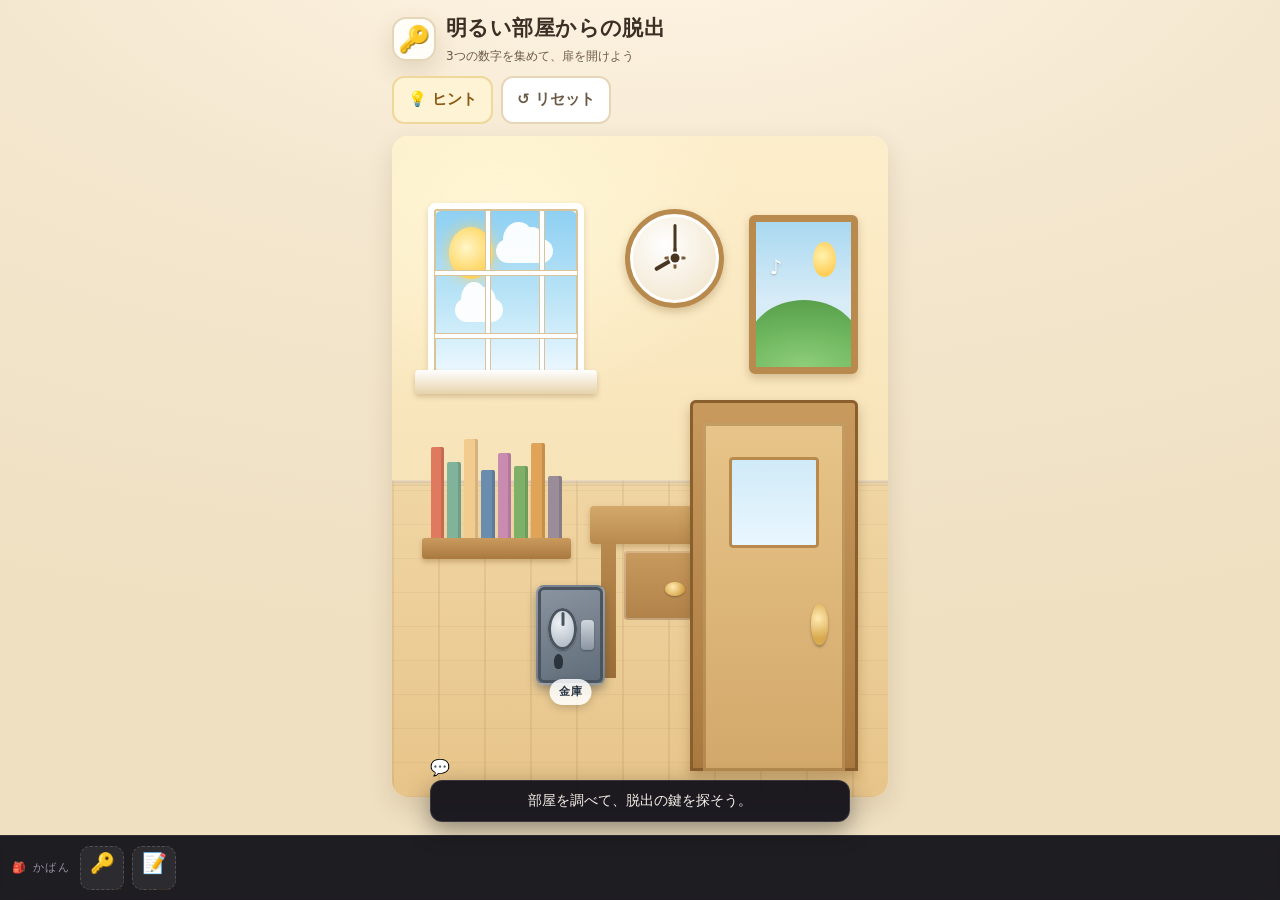
<file: index.html>
<!DOCTYPE html>
<html lang="ja">
<head>
<meta charset="UTF-8">
<meta name="viewport" content="width=device-width, initial-scale=1.0">
<meta name="theme-color" content="#f4e7cf">
<title>明るい部屋からの脱出</title>
<link rel="stylesheet" href="style.css">

<style id="step2b-polish">
  .modal-card,
  #safe-modal .safe-card,
  #hint-list {
    color: #f7f3ea;
  }
  .modal-title,
  .modal-body,
  #safe-title,
  #safe-feedback,
  #hint-list li,
  #message {
    color: #f7f3ea !important;
  }
  .modal-art,
  .safe-art {
    min-height: 82px !important;
    color: #fff !important;
    background: rgba(255,255,255,.10) !important;
    border: 1px solid rgba(255,255,255,.12);
  }
  .modal-help {
    margin: -4px 0 10px;
    font-size: 12px;
    letter-spacing: .04em;
    color: rgba(247,243,234,.75);
    text-align: center;
  }
  .safe {
    left: 57% !important;
    top: 57% !important;
    width: 16% !important;
    height: 18% !important;
    z-index: 6 !important;
  }
  .door { z-index: 3; }
  .desk { z-index: 2; }
  .safe-body {
    overflow: visible;
    border: 2px solid rgba(255,255,255,.12);
  }
  .safe-tag {
    position: absolute;
    left: 50%;
    bottom: -24px;
    transform: translateX(-50%);
    padding: 4px 10px;
    border-radius: 999px;
    font-size: 11px;
    font-weight: 700;
    letter-spacing: .04em;
    color: #243041;
    background: rgba(255,255,255,.85);
    box-shadow: 0 3px 8px rgba(0,0,0,.18);
    white-space: nowrap;
  }
  .hint-head,
  .hint-panel,
  #btn-hint-close {
    color: #f7f3ea;
  }
  #message {
    background: rgba(20,18,28,.96) !important;
  }
</style>


<style id="step2c-cleanup">
  /* 調査モーダルはタイトルと説明文に集中させる */
  #modal .modal-art {
    display: none !important;
  }
  #modal .modal-card {
    padding-top: 26px !important;
  }
  #modal .modal-title {
    margin-top: 0 !important;
  }

  /* 金庫は本棚のそばの床置きにして、扉と重ねない */
  .safe {
    left: 29% !important;
    top: 68% !important;
    width: 14% !important;
    height: 15% !important;
    z-index: 4 !important;
  }

  .safe-tag {
    bottom: -22px !important;
  }

  .door {
    z-index: 3 !important;
  }

  @media (max-width: 520px) {
    .safe {
      left: 27% !important;
      top: 69% !important;
      width: 15% !important;
      height: 14% !important;
    }
  }
</style>


<style id="step2d-shelf-safe">
  /* 赤い本の背表紙に、手掛かりの数字4を実際に表示する */
  .book.b1 {
    position: relative;
  }
  .book.b1::after {
    content: "4";
    position: absolute;
    inset: 0;
    display: grid;
    place-items: center;
    color: #fff7e8;
    font-size: clamp(15px, 4vw, 25px);
    font-weight: 800;
    text-shadow: 0 1px 2px rgba(70,30,20,.35);
  }

  /* 金庫モーダルの意味のない巨大装飾ダイヤルを消す */
  #safe-modal .safe-art {
    display: none !important;
  }

  /* 3桁入力を横並びにする */
  #safe-modal .safe-card {
    display: grid !important;
    grid-template-columns: repeat(3, minmax(0, 1fr));
    gap: 12px !important;
    align-items: start;
  }

  #safe-modal .modal-title,
  #safe-modal .modal-body,
  #safe-modal .safe-feedback,
  #safe-modal .modal-actions {
    grid-column: 1 / -1;
  }

  #safe-modal .modal-title {
    margin: 0 0 4px !important;
  }

  #safe-modal .modal-body {
    margin: 0 0 10px !important;
    line-height: 1.6;
  }

  #safe-modal .dial {
    position: relative !important;
    display: grid !important;
    grid-template-rows: 24px 48px 62px 48px;
    gap: 6px !important;
    justify-items: center;
    align-items: center;
    min-width: 0;
    margin: 0 !important;
    padding: 10px 6px 12px;
    border: 1px solid rgba(255,255,255,.12);
    border-radius: 14px;
    background: rgba(255,255,255,.05);
  }

  #safe-modal .dial::before {
    grid-row: 1;
    font-size: 12px;
    color: rgba(247,243,234,.76);
  }

  #safe-modal #dial::before { content: "1桁目"; }
  #safe-modal #dial1::before { content: "2桁目"; }
  #safe-modal #dial2::before { content: "3桁目"; }

  #safe-modal .dial-btn.up {
    grid-row: 2;
  }

  #safe-modal .dial-num {
    grid-row: 3;
    display: grid !important;
    place-items: center;
    width: 100%;
    min-height: 58px;
    border-radius: 12px;
    font-size: 34px !important;
    font-weight: 800;
    line-height: 1;
    color: #fff7e8 !important;
    background: rgba(255,255,255,.09);
    border: 1px solid rgba(255,255,255,.14);
  }

  #safe-modal .dial-btn.down {
    grid-row: 4;
  }

  #safe-modal .dial-btn {
    position: static !important;
    width: 100% !important;
    max-width: 72px;
    height: 46px !important;
    font-size: 20px !important;
    color: #fff7e8 !important;
    background: rgba(255,255,255,.08) !important;
    border: 1px solid rgba(255,255,255,.18) !important;
  }

  #safe-modal .safe-feedback {
    min-height: 24px;
    margin: 2px 0 0;
    text-align: center;
  }

  @media (max-width: 380px) {
    #safe-modal .safe-card {
      gap: 8px !important;
      padding-left: 12px !important;
      padding-right: 12px !important;
    }
    #safe-modal .dial {
      padding-left: 4px;
      padding-right: 4px;
    }
  }
</style>


<style id="step2e-revised">
  .book.b1::after {
    content: none !important;
    display: none !important;
  }
</style>


<style id="step2e-final">
  .book.b1::after {
    content: none !important;
    display: none !important;
  }

  /* 8:00。分針は12、時針は8を指す */
  .hand.hour {
    transform: translateX(-50%) rotate(240deg) !important;
  }
  .hand.minute {
    transform: translateX(-50%) rotate(0deg) !important;
  }
</style>

</head>
<body>
  <div id="app">
    <header class="topbar">
      <div class="brand">
        <span class="brand-mark">🔑</span>
        <div class="brand-text">
          <h1>明るい部屋からの脱出</h1>
          <p>3つの数字を集めて、扉を開けよう</p>
        </div>
      </div>
      <div class="top-actions">
        <button id="btn-hint" class="btn btn-hint" type="button">💡 ヒント</button>
        <button id="btn-reset" class="btn btn-reset" type="button">↺ リセット</button>
      </div>
    </header>

    <main class="stage">
      <div class="room" id="room">
        <div class="room-bg"></div>

        <!-- 窓 -->
        <div class="hotspot window" id="hs-window" role="button" tabindex="0" aria-label="窓を調べる">
          <div class="win-sky"></div>
          <div class="win-sun"></div>
          <div class="win-cloud c1"></div>
          <div class="win-cloud c2"></div>
          <div class="win-frame"></div>
          <div class="win-bar v1"></div>
          <div class="win-bar v2"></div>
          <div class="win-bar h1"></div>
          <div class="win-bar h2"></div>
          <div class="win-sill"></div>
        </div>

        <!-- 時計 -->
        <div class="hotspot clock" id="hs-clock" role="button" tabindex="0" aria-label="壁時計を調べる">
          <div class="clock-face">
            <div class="tick t12"></div><div class="tick t3"></div>
            <div class="tick t6"></div><div class="tick t9"></div>
            <div class="hand hour"></div>
            <div class="hand minute"></div>
            <div class="clock-center"></div>
          </div>
        </div>

        <!-- 絵 -->
        <div class="hotspot painting" id="hs-painting" role="button" tabindex="0" aria-label="絵を調べる">
          <div class="paint-frame">
            <div class="paint-sky"></div>
            <div class="paint-hill"></div>
            <div class="paint-sun"></div>
            <div class="paint-note">♪</div>
          </div>
        </div>

        <!-- 本棚 -->
        <div class="hotspot shelf" id="hs-shelf" role="button" tabindex="0" aria-label="本棚を調べる">
          <div class="shelf-board"></div>
          <div class="books">
            <span class="book b1"></span><span class="book b2"></span>
            <span class="book b3"></span><span class="book b4"></span>
            <span class="book b5"></span><span class="book b6"></span>
            <span class="book b7"></span><span class="book b8"></span>
          </div>
        </div>

        <!-- 机 -->
        <div class="hotspot desk" id="hs-desk" role="button" tabindex="0" aria-label="机を調べる">
          <div class="desk-top"></div>
          <div class="desk-leg l"></div>
          <div class="desk-leg r"></div>
          <div class="desk-drawer"></div>
          <div class="desk-knob"></div>
        </div>

        <!-- 金庫 -->
        <div class="hotspot safe" id="hs-safe" role="button" tabindex="0" aria-label="金庫を調べる">
          <div class="safe-body">
            <div class="safe-dial"></div>
            <div class="safe-handle"></div>
            <div class="safe-keyhole"></div>
            <div class="safe-tag">金庫</div>
          </div>
        </div>

        <!-- 扉 -->
        <div class="hotspot door" id="hs-door" role="button" tabindex="0" aria-label="扉を調べる">
          <div class="door-frame">
            <div class="door-panel">
              <div class="door-window"></div>
              <div class="door-handle"></div>
            </div>
          </div>
        </div>
      </div>
    </main>

    <section class="inventory">
      <div class="inv-label">🎒 かばん</div>
      <div class="inv-slots" id="inv-slots">
        <div class="inv-slot empty" id="slot-key" data-label="かぎ">
          <span class="slot-icon">🔑</span>
          <span class="slot-name">かぎ</span>
        </div>
        <div class="inv-slot empty" id="slot-note" data-label="メモ">
          <span class="slot-icon">📝</span>
          <span class="slot-name">メモ</span>
        </div>
      </div>
    </section>

    <section class="message">
      <div class="msg-icon">💬</div>
      <p id="message" class="msg-text">部屋をタップして、手がかりを集めよう。</p>
    </section>

    <section class="hint-panel" id="hint-panel" hidden>
      <div class="hint-head">
        <span>💡 ヒント</span>
        <button id="btn-hint-close" class="btn btn-close" type="button">閉じる</button>
      </div>
      <ol class="hint-list" id="hint-list"></ol>
    </section>
  </div>

  <!-- 調査パネル -->
  <div class="modal" id="modal" hidden>
    <div class="modal-card" role="dialog" aria-modal="true" aria-labelledby="modal-title">
      <div class="modal-art" id="modal-art"></div>
      <h2 class="modal-title" id="modal-title">タイトル</h2>
      <p class="modal-body" id="modal-body">本文</p>
      <div class="modal-actions" id="modal-actions"></div>
    </div>
  </div>

  <!-- 金庫 -->
  <div class="modal" id="safe-modal" hidden>
    <div class="modal-card safe-card" role="dialog" aria-modal="true" aria-labelledby="safe-title">
      <div class="safe-art">
        <div class="safe-dial big"></div>
      </div>
      <h2 class="modal-title" id="safe-title">金庫の暗証番号</h2>
      <p class="modal-body">▲と▼で各桁の数字を変えて、3桁の暗証番号を合わせよう。</p>
      <div class="dial" id="dial">
        <button class="dial-btn up" data-pos="0" data-dir="1" type="button" aria-label="1桁目を上げる">▲</button>
        <div class="dial-num" id="d0">0</div>
        <button class="dial-btn down" data-pos="0" data-dir="-1" type="button" aria-label="1桁目を下げる">▼</button>
      </div>
      <div class="dial" id="dial1">
        <button class="dial-btn up" data-pos="1" data-dir="1" type="button" aria-label="2桁目を上げる">▲</button>
        <div class="dial-num" id="d1">0</div>
        <button class="dial-btn down" data-pos="1" data-dir="-1" type="button" aria-label="2桁目を下げる">▼</button>
      </div>
      <div class="dial" id="dial2">
        <button class="dial-btn up" data-pos="2" data-dir="1" type="button" aria-label="3桁目を上げる">▲</button>
        <div class="dial-num" id="d2">0</div>
        <button class="dial-btn down" data-pos="2" data-dir="-1" type="button" aria-label="3桁目を下げる">▼</button>
      </div>
      <p class="safe-feedback" id="safe-feedback"></p>
      <div class="modal-actions">
        <button class="btn btn-ghost" id="safe-close" type="button">閉じる</button>
        <button class="btn btn-primary" id="safe-open" type="button">金庫を開ける</button>
      </div>
    </div>
  </div>

  <!-- クリア -->
  <div class="modal" id="win-modal" hidden>
    <div class="modal-card win-card" role="dialog" aria-modal="true" aria-labelledby="win-title">
      <div class="win-art">🎉</div>
      <h2 class="modal-title" id="win-title">脱出成功！</h2>
      <p class="modal-body">明るい部屋から抜け出したね。<br>よく頑張りました。</p>
      <div class="modal-actions">
        <button class="btn btn-primary" id="win-again" type="button">もう一度あそぶ</button>
      </div>
    </div>
  </div>

  <script src="game.js"></script>
</body>
</html>
</file>
<file: style.css>
/* ============================================================
   明るい部屋からの脱出 — style.css
   完全ローカル / 外部リソースなし / スマホ縦画面優先
   ============================================================ */

/* ---------- 変数 ---------- */
:root{
  --bg:#f4e7cf;
  --bg-2:#efe0c2;
  --ink:#3a2f24;
  --ink-soft:#6b5a45;
  --accent:#e08a3c;
  --accent-2:#c9762c;
  --accent-ink:#fff;
  --good:#3f9d6b;
  --bad:#d15b4e;
  --card:#fffdf8;
  --line:#e6d6b8;
  --shadow:0 10px 24px rgba(90,60,20,.14);
  --radius:16px;
  --tap:48px;
  --font:"Hiragino Kaku Gothic ProN","Hiragino Sans","Yu Gothic UI","Meiryo","Noto Sans JP",system-ui,-apple-system,"Segoe UI",Roboto,sans-serif;
}

/* ---------- リセット ---------- */
*,*::before,*::after{box-sizing:border-box;}
html,body{margin:0;padding:0;}
html{-webkit-text-size-adjust:100%;}
body{
  font-family:var(--font);
  color:var(--ink);
  background:
    radial-gradient(120% 80% at 50% -10%, #fff6e6 0%, var(--bg) 45%, var(--bg-2) 100%);
  min-height:100vh;
  line-height:1.6;
  -webkit-tap-highlight-color:transparent;
  overflow-x:hidden;
}
button{font-family:inherit;}
[hidden]{display:none !important;}

/* ---------- レイアウト ---------- */
#app{
  max-width:520px;
  margin:0 auto;
  padding:12px 12px 28px;
  display:flex;
  flex-direction:column;
  gap:12px;
}

/* ---------- ヘッダー ---------- */
.topbar{
  display:flex;
  align-items:center;
  justify-content:space-between;
  gap:10px;
  flex-wrap:wrap;
}
.brand{display:flex;align-items:center;gap:10px;min-width:0;}
.brand-mark{
  font-size:26px;
  line-height:1;
  width:44px;height:44px;
  display:grid;place-items:center;
  background:var(--card);
  border:2px solid var(--line);
  border-radius:14px;
  box-shadow:var(--shadow);
  flex:none;
}
.brand-text{min-width:0;}
.brand-text h1{
  margin:0;
  font-size:clamp(17px,5.2vw,21px);
  letter-spacing:.02em;
  white-space:nowrap;
  overflow:hidden;
  text-overflow:ellipsis;
}
.brand-text p{
  margin:1px 0 0;
  font-size:12px;
  color:var(--ink-soft);
}
.top-actions{display:flex;gap:8px;flex:none;}

/* ---------- ボタン ---------- */
.btn{
  -webkit-appearance:none;appearance:none;
  border:2px solid transparent;
  border-radius:12px;
  padding:10px 14px;
  min-height:var(--tap);
  font-size:15px;
  font-weight:700;
  cursor:pointer;
  transition:transform .08s ease, box-shadow .15s ease, background .15s ease;
  touch-action:manipulation;
}
.btn:active{transform:translateY(1px) scale(.98);}
.btn:focus-visible{outline:3px solid var(--accent);outline-offset:2px;}
.btn-hint{background:#fff3d6;color:#8a5a12;border-color:#f0d79a;}
.btn-reset{background:#fff;color:var(--ink-soft);border-color:var(--line);}
.btn-primary{background:var(--accent);color:var(--accent-ink);border-color:var(--accent-2);box-shadow:0 4px 0 var(--accent-2);}
.btn-primary:active{box-shadow:0 1px 0 var(--accent-2);}
.btn-ghost{background:#fff;color:var(--ink-soft);border-color:var(--line);}
.btn-close{background:#f3ead6;color:var(--ink-soft);border-color:var(--line);padding:6px 12px;min-height:38px;font-size:13px;}

/* ---------- ステージ / 部屋 ---------- */
.stage{width:100%;}
.room{
  position:relative;
  width:100%;
  aspect-ratio:3/4;
  border-radius:var(--radius);
  overflow:hidden;
  box-shadow:var(--shadow), inset 0 0 0 3px rgba(255,255,255,.5);
  isolation:isolate;
}

/* 部屋の背景（壁・床・光） */
.room-bg{
  position:absolute;inset:0;z-index:0;
  background:
    radial-gradient(120% 70% at 22% 12%, rgba(255,247,214,.95) 0%, rgba(255,247,214,0) 42%),
    linear-gradient(180deg,#fdeecb 0%, #f7e3b8 52%, #f0d6a4 52%, #e7c489 100%);
}
.room-bg::before{ /* 床の板目 */
  content:"";position:absolute;left:0;right:0;bottom:0;height:48%;
  background:
    repeating-linear-gradient(90deg, rgba(120,80,30,.10) 0 2px, transparent 2px 46px),
    repeating-linear-gradient(0deg, rgba(120,80,30,.06) 0 1px, transparent 1px 34px);
  border-top:3px solid rgba(120,80,30,.22);
}
.room-bg::after{ /* 壁の装飾ライン */
  content:"";position:absolute;left:0;right:0;top:52%;height:6px;
  background:linear-gradient(180deg, rgba(255,255,255,.5), rgba(120,80,30,.12));
}

/* ---------- ホットスポット共通 ---------- */
.hotspot{
  position:absolute;
  z-index:2;
  cursor:pointer;
  border-radius:10px;
  transition:transform .12s ease, filter .12s ease;
  touch-action:manipulation;
}
.hotspot::after{ /* 調べられる場所の目印 */
  content:"";position:absolute;inset:-6px;border-radius:14px;
  border:2px dashed rgba(224,138,60,.0);
  pointer-events:none;transition:border-color .15s ease;
}
.hotspot:hover,.hotspot:focus-visible{transform:translateY(-2px);}
.hotspot:hover::after,.hotspot:focus-visible::after{border-color:rgba(224,138,60,.85);}
.hotspot:focus-visible{outline:none;}
.hotspot:focus-visible::after{border-color:var(--accent);}

/* ---------- 窓 ---------- */
.window{left:6%;top:9%;width:34%;height:30%;}
.win-sky{position:absolute;inset:8% 8% 12% 8%;border-radius:6px;
  background:linear-gradient(180deg,#8fd0f2 0%, #bfe6f7 60%, #eaf7ff 100%);overflow:hidden;}
.win-sun{position:absolute;left:16%;top:16%;width:26%;height:26%;border-radius:50%;
  background:radial-gradient(circle at 40% 40%, #fff6c8, #ffd257 70%);
  box-shadow:0 0 14px rgba(255,210,87,.8);}
.win-cloud{position:absolute;height:12%;background:#fff;border-radius:20px;opacity:.95;}
.win-cloud.c1{left:44%;top:22%;width:34%;}
.win-cloud.c2{left:20%;top:52%;width:28%;}
.win-cloud::before,.win-cloud::after{content:"";position:absolute;background:#fff;border-radius:50%;}
.win-cloud::before{width:55%;height:150%;left:12%;top:-70%;}
.win-cloud::after{width:45%;height:130%;right:14%;top:-50%;}
.win-frame{position:absolute;inset:4%;border:6px solid #fff;border-radius:8px;
  box-shadow:inset 0 0 0 2px #d9c39a, 0 3px 6px rgba(120,80,30,.2);}
.win-bar{position:absolute;background:#fff;box-shadow:0 0 0 1px #d9c39a;}
.win-bar.v1{left:calc(8% + 30%);top:8%;bottom:12%;width:4px;}
.win-bar.v2{left:calc(8% + 62%);top:8%;bottom:12%;width:4px;}
.win-bar.h1{left:8%;right:8%;top:calc(8% + 30%);height:4px;}
.win-bar.h2{left:8%;right:8%;top:calc(8% + 62%);height:4px;}
.win-sill{position:absolute;left:-4%;right:-4%;bottom:0;height:12%;
  background:linear-gradient(180deg,#fff,#e7d3ab);border-radius:4px;
  box-shadow:0 3px 5px rgba(120,80,30,.25);}

/* ---------- 時計 ---------- */
.clock{left:47%;top:11%;width:20%;aspect-ratio:1;}
.clock-face{position:absolute;inset:0;border-radius:50%;
  background:radial-gradient(circle at 40% 35%, #ffffff, #f2e6cf 78%);
  border:5px solid #b98a4e;box-shadow:0 4px 8px rgba(120,80,30,.28), inset 0 0 0 3px #fff;}
.tick{position:absolute;left:50%;top:50%;width:3px;height:12%;background:#7a5a34;border-radius:2px;transform-origin:50% 100%;}
.t12{transform:translate(-50%,-100%) rotate(0deg);}
.t3{transform:translate(-50%,-100%) rotate(90deg);}
.t6{transform:translate(-50%,-100%) rotate(180deg);}
.t9{transform:translate(-50%,-100%) rotate(270deg);}
.hand{position:absolute;left:50%;bottom:50%;transform-origin:50% 100%;border-radius:3px;background:#4a3520;}
.hand.hour{width:4px;height:26%;transform:translateX(-50%) rotate(120deg);}
.hand.minute{width:3px;height:38%;transform:translateX(-50%) rotate(20deg);}
.clock-center{position:absolute;left:50%;top:50%;width:10%;height:10%;transform:translate(-50%,-50%);
  border-radius:50%;background:#4a3520;box-shadow:0 0 0 2px #fff;}

/* ---------- 絵 ---------- */
.painting{left:72%;top:12%;width:22%;height:24%;}
.paint-frame{position:absolute;inset:0;border-radius:6px;overflow:hidden;
  border:7px solid #b98a4e;box-shadow:0 4px 8px rgba(120,80,30,.28), inset 0 0 0 2px #e7c98f;}
.paint-sky{position:absolute;inset:0;background:linear-gradient(180deg,#a9d8f0,#d8ecf7 55%);}
.paint-hill{position:absolute;left:-10%;right:-10%;bottom:0;height:46%;
  background:radial-gradient(120% 100% at 50% 100%, #8fce7a 0%, #6bb45c 60%, #5aa04c 100%);
  border-radius:50% 50% 0 0/70% 70% 0 0;}
.paint-sun{position:absolute;right:16%;top:14%;width:24%;height:24%;border-radius:50%;
  background:radial-gradient(circle at 40% 40%, #fff2b0, #ffcf5a 70%);}
.paint-note{position:absolute;left:14%;top:20%;font-size:clamp(14px,4.5vw,20px);color:#fff;
  text-shadow:0 1px 2px rgba(0,0,0,.25);animation:float 3s ease-in-out infinite;}
@keyframes float{0%,100%{transform:translateY(0) rotate(-6deg);}50%{transform:translateY(-4px) rotate(6deg);}}

/* ---------- 本棚 ---------- */
.shelf{left:6%;top:44%;width:30%;height:20%;}
.shelf-board{position:absolute;left:0;right:0;bottom:0;height:16%;
  background:linear-gradient(180deg,#c99a5e,#a9793f);border-radius:3px;
  box-shadow:0 3px 5px rgba(120,80,30,.3);}
.books{position:absolute;left:6%;right:6%;bottom:16%;height:78%;display:flex;align-items:flex-end;gap:3px;}
.book{flex:1;border-radius:2px 2px 0 0;box-shadow:inset -3px 0 0 rgba(0,0,0,.12);}
.b1{height:88%;background:#e07a5f;}
.b2{height:74%;background:#81b29a;}
.b3{height:96%;background:#f2cc8f;}
.b4{height:66%;background:#6a8caf;}
.b5{height:82%;background:#c98bb0;}
.b6{height:70%;background:#7fb069;}
.b7{height:92%;background:#e0a458;}
.b8{height:60%;background:#9a8c98;}

/* ---------- 机 ---------- */
.desk{left:40%;top:56%;width:34%;height:26%;}
.desk-top{position:absolute;left:0;right:0;top:0;height:22%;
  background:linear-gradient(180deg,#d3a86a,#b98a4e);border-radius:4px;
  box-shadow:0 3px 6px rgba(120,80,30,.3);}
.desk-leg{position:absolute;top:20%;bottom:0;width:9%;background:linear-gradient(180deg,#b98a4e,#9c6f38);}
.desk-leg.l{left:6%;}
.desk-leg.r{right:6%;}
.desk-drawer{position:absolute;left:20%;right:20%;top:26%;height:40%;
  background:linear-gradient(180deg,#c99a5e,#b0824a);border-radius:4px;
  box-shadow:inset 0 0 0 2px rgba(255,255,255,.25);}
.desk-knob{position:absolute;left:50%;top:44%;width:12%;height:8%;transform:translateX(-50%);
  border-radius:50%;background:radial-gradient(circle at 40% 35%, #ffe9b0, #d9a94e 70%);
  box-shadow:0 1px 2px rgba(0,0,0,.3);}

/* ---------- 金庫 ---------- */
.safe{left:78%;top:58%;width:16%;height:20%;}
.safe-body{position:absolute;inset:0;border-radius:8px;
  background:linear-gradient(160deg,#8b95a1,#5f6b78);
  box-shadow:0 5px 10px rgba(40,50,60,.4), inset 0 0 0 3px #4a545f;}
.safe-dial{position:absolute;left:16%;top:22%;width:44%;height:44%;border-radius:50%;
  background:radial-gradient(circle at 40% 35%, #eef2f6, #b7c0ca 70%);
  box-shadow:inset 0 0 0 3px #4a545f, 0 1px 2px rgba(0,0,0,.3);}
.safe-dial::after{content:"";position:absolute;left:50%;top:8%;width:3px;height:34%;
  background:#4a545f;border-radius:2px;transform:translateX(-50%);}
.safe-handle{position:absolute;right:14%;top:34%;width:20%;height:32%;border-radius:4px;
  background:linear-gradient(180deg,#cfd6dd,#8b95a1);box-shadow:0 1px 2px rgba(0,0,0,.3);}
.safe-keyhole{position:absolute;left:24%;bottom:14%;width:14%;height:16%;border-radius:50% 50% 40% 40%;
  background:#2b333c;}

/* ---------- 扉 ---------- */
.door{left:60%;top:40%;width:34%;height:56%;}
.door-frame{position:absolute;inset:0;border-radius:6px 6px 0 0;
  background:linear-gradient(180deg,#c99a5e,#a9793f);
  box-shadow:0 6px 12px rgba(120,80,30,.35), inset 0 0 0 3px #8a5f2e;}
.door-panel{position:absolute;inset:6% 8% 0 8%;border-radius:4px 4px 0 0;
  background:linear-gradient(180deg,#e7c489,#d3a86a);
  box-shadow:inset 0 0 0 3px rgba(120,80,30,.35);}
.door-window{position:absolute;left:18%;right:18%;top:10%;height:26%;border-radius:4px;
  background:linear-gradient(180deg,#cfeaf7,#eaf7ff);
  box-shadow:inset 0 0 0 3px #b98a4e;}
.door-handle{position:absolute;right:12%;top:52%;width:12%;height:12%;border-radius:50%;
  background:radial-gradient(circle at 40% 35%, #ffe9b0, #d9a94e 70%);
  box-shadow:0 2px 3px rgba(0,0,0,.3);}

.inventory{position:fixed;left:0;right:0;bottom:0;z-index:40;display:flex;align-items:center;gap:10px;padding:10px 12px calc(10px + env(safe-area-inset-bottom));background:rgba(18,16,24,.94);backdrop-filter:blur(10px);border-top:1px solid rgba(255,255,255,.08)}
.inv-label{font-size:11px;letter-spacing:.14em;text-transform:uppercase;color:var(--muted,#9a93a8);flex:0 0 auto}
.inv-slots{display:flex;gap:8px;flex:1 1 auto;min-width:0;overflow-x:auto;scrollbar-width:none}
.inv-slots::-webkit-scrollbar{display:none}
.inv-slot{flex:0 0 auto;width:44px;height:44px;display:grid;place-items:center;font-size:20px;border-radius:10px;background:rgba(255,255,255,.06);border:1px dashed rgba(255,255,255,.18);color:var(--ink,#f2eef7)}
.inv-slot.filled{border-style:solid;border-color:rgba(255,255,255,.3);background:rgba(255,255,255,.1)}
#slot-key,#slot-note{position:relative}
#slot-key::after,#slot-note::after{content:attr(data-label);position:absolute;bottom:-14px;left:50%;transform:translateX(-50%);font-size:9px;letter-spacing:.08em;color:var(--muted,#9a93a8);white-space:nowrap}

.message{position:fixed;left:50%;bottom:calc(78px + env(safe-area-inset-bottom));transform:translateX(-50%);z-index:45;width:min(92vw,420px);pointer-events:none}
#message{display:block;margin:0 auto;padding:10px 16px;text-align:center;font-size:14px;line-height:1.4;color:var(--ink,#f2eef7);background:rgba(20,18,28,.92);border:1px solid rgba(255,255,255,.12);border-radius:12px;box-shadow:0 8px 24px rgba(0,0,0,.4);opacity:0;transition:opacity .25s ease}
#message.show{opacity:1}

.hint-panel{position:fixed;inset:0;z-index:60;display:flex;align-items:flex-end;justify-content:center;background:rgba(0,0,0,.55);padding:0}
#hint-list{width:100%;max-width:480px;max-height:70vh;overflow-y:auto;margin:0;padding:18px 18px calc(18px + env(safe-area-inset-bottom));list-style:none;background:var(--panel,#1c1926);border-top-left-radius:18px;border-top-right-radius:18px;border-top:1px solid rgba(255,255,255,.1)}
#hint-list li{padding:12px 0;border-bottom:1px solid rgba(255,255,255,.07);font-size:14px;line-height:1.5;color:var(--ink,#f2eef7)}
#hint-list li:last-child{border-bottom:0}
#btn-hint-close{position:absolute;top:calc(14px + env(safe-area-inset-top));right:14px;width:44px;height:44px;border-radius:50%;border:1px solid rgba(255,255,255,.2);background:rgba(0,0,0,.4);color:var(--ink,#f2eef7);font-size:20px;line-height:1}

.modal{position:fixed;inset:0;z-index:70;display:flex;align-items:center;justify-content:center;padding:16px;background:rgba(0,0,0,.6);backdrop-filter:blur(3px)}
.modal-card{width:100%;max-width:420px;max-height:88vh;overflow-y:auto;padding:22px 20px calc(22px + env(safe-area-inset-bottom));border-radius:18px;background:var(--panel,#1c1926);border:1px solid rgba(255,255,255,.12);box-shadow:0 20px 60px rgba(0,0,0,.5)}
.modal-art{display:grid;place-items:center;min-height:120px;margin-bottom:14px;font-size:56px;border-radius:14px;background:rgba(255,255,255,.05)}
.modal-actions{display:flex;flex-wrap:wrap;gap:10px;margin-top:16px}
.modal-actions .btn{flex:1 1 auto}

#safe-modal .safe-card{width:100%;max-width:420px;padding:22px 18px calc(22px + env(safe-area-inset-bottom));border-radius:18px;background:var(--panel,#1c1926);border:1px solid rgba(255,255,255,.12);box-shadow:0 20px 60px rgba(0,0,0,.5)}
.safe-art{display:grid;place-items:center;min-height:90px;margin-bottom:12px;font-size:44px}
.safe-dial.big{display:flex;align-items:center;justify-content:center;gap:12px;margin:14px 0}
.dial{display:flex;flex-direction:column;align-items:center;gap:6px}
.dial-btn{width:48px;height:44px;border-radius:10px;border:1px solid rgba(255,255,255,.2);background:rgba(255,255,255,.06);color:var(--ink,#f2eef7);font-size:20px;line-height:1}
.dial-btn:active{background:rgba(255,255,255,.16)}
.dial-num{
}
</file>
<file: v2/style.css>
/* ============================================================
   明るい部屋からの脱出 — style.css
   完全ローカル / 外部リソースなし / スマホ縦画面優先
   ============================================================ */

/* ---------- 変数 ---------- */
:root{
  --bg:#f4e7cf;
  --bg-2:#efe0c2;
  --ink:#3a2f24;
  --ink-soft:#6b5a45;
  --accent:#e08a3c;
  --accent-2:#c9762c;
  --accent-ink:#fff;
  --good:#3f9d6b;
  --bad:#d15b4e;
  --card:#fffdf8;
  --line:#e6d6b8;
  --shadow:0 10px 24px rgba(90,60,20,.14);
  --radius:16px;
  --tap:48px;
  --font:"Hiragino Kaku Gothic ProN","Hiragino Sans","Yu Gothic UI","Meiryo","Noto Sans JP",system-ui,-apple-system,"Segoe UI",Roboto,sans-serif;
}

/* ---------- リセット ---------- */
*,*::before,*::after{box-sizing:border-box;}
html,body{margin:0;padding:0;}
html{-webkit-text-size-adjust:100%;}
body{
  font-family:var(--font);
  color:var(--ink);
  background:
    radial-gradient(120% 80% at 50% -10%, #fff6e6 0%, var(--bg) 45%, var(--bg-2) 100%);
  min-height:100vh;
  line-height:1.6;
  -webkit-tap-highlight-color:transparent;
  overflow-x:hidden;
}
button{font-family:inherit;}
[hidden]{display:none !important;}

/* ---------- レイアウト ---------- */
#app{
  max-width:520px;
  margin:0 auto;
  padding:12px 12px 28px;
  display:flex;
  flex-direction:column;
  gap:12px;
}

/* ---------- ヘッダー ---------- */
.topbar{
  display:flex;
  align-items:center;
  justify-content:space-between;
  gap:10px;
  flex-wrap:wrap;
}
.brand{display:flex;align-items:center;gap:10px;min-width:0;}
.brand-mark{
  font-size:26px;
  line-height:1;
  width:44px;height:44px;
  display:grid;place-items:center;
  background:var(--card);
  border:2px solid var(--line);
  border-radius:14px;
  box-shadow:var(--shadow);
  flex:none;
}
.brand-text{min-width:0;}
.brand-text h1{
  margin:0;
  font-size:clamp(17px,5.2vw,21px);
  letter-spacing:.02em;
  white-space:nowrap;
  overflow:hidden;
  text-overflow:ellipsis;
}
.brand-text p{
  margin:1px 0 0;
  font-size:12px;
  color:var(--ink-soft);
}
.top-actions{display:flex;gap:8px;flex:none;}

/* ---------- ボタン ---------- */
.btn{
  -webkit-appearance:none;appearance:none;
  border:2px solid transparent;
  border-radius:12px;
  padding:10px 14px;
  min-height:var(--tap);
  font-size:15px;
  font-weight:700;
  cursor:pointer;
  transition:transform .08s ease, box-shadow .15s ease, background .15s ease;
  touch-action:manipulation;
}
.btn:active{transform:translateY(1px) scale(.98);}
.btn:focus-visible{outline:3px solid var(--accent);outline-offset:2px;}
.btn-hint{background:#fff3d6;color:#8a5a12;border-color:#f0d79a;}
.btn-reset{background:#fff;color:var(--ink-soft);border-color:var(--line);}
.btn-primary{background:var(--accent);color:var(--accent-ink);border-color:var(--accent-2);box-shadow:0 4px 0 var(--accent-2);}
.btn-primary:active{box-shadow:0 1px 0 var(--accent-2);}
.btn-ghost{background:#fff;color:var(--ink-soft);border-color:var(--line);}
.btn-close{background:#f3ead6;color:var(--ink-soft);border-color:var(--line);padding:6px 12px;min-height:38px;font-size:13px;}

/* ---------- ステージ / 部屋 ---------- */
.stage{width:100%;}
.room{
  position:relative;
  width:100%;
  aspect-ratio:3/4;
  border-radius:var(--radius);
  overflow:hidden;
  box-shadow:var(--shadow), inset 0 0 0 3px rgba(255,255,255,.5);
  isolation:isolate;
}

/* 部屋の背景（壁・床・光） */
.room-bg{
  position:absolute;inset:0;z-index:0;
  background:
    radial-gradient(120% 70% at 22% 12%, rgba(255,247,214,.95) 0%, rgba(255,247,214,0) 42%),
    linear-gradient(180deg,#fdeecb 0%, #f7e3b8 52%, #f0d6a4 52%, #e7c489 100%);
}
.room-bg::before{ /* 床の板目 */
  content:"";position:absolute;left:0;right:0;bottom:0;height:48%;
  background:
    repeating-linear-gradient(90deg, rgba(120,80,30,.10) 0 2px, transparent 2px 46px),
    repeating-linear-gradient(0deg, rgba(120,80,30,.06) 0 1px, transparent 1px 34px);
  border-top:3px solid rgba(120,80,30,.22);
}
.room-bg::after{ /* 壁の装飾ライン */
  content:"";position:absolute;left:0;right:0;top:52%;height:6px;
  background:linear-gradient(180deg, rgba(255,255,255,.5), rgba(120,80,30,.12));
}

/* ---------- ホットスポット共通 ---------- */
.hotspot{
  position:absolute;
  z-index:2;
  cursor:pointer;
  border-radius:10px;
  transition:transform .12s ease, filter .12s ease;
  touch-action:manipulation;
}
.hotspot::after{ /* 調べられる場所の目印 */
  content:"";position:absolute;inset:-6px;border-radius:14px;
  border:2px dashed rgba(224,138,60,.0);
  pointer-events:none;transition:border-color .15s ease;
}
.hotspot:hover,.hotspot:focus-visible{transform:translateY(-2px);}
.hotspot:hover::after,.hotspot:focus-visible::after{border-color:rgba(224,138,60,.85);}
.hotspot:focus-visible{outline:none;}
.hotspot:focus-visible::after{border-color:var(--accent);}

/* ---------- 窓 ---------- */
.window{left:6%;top:9%;width:34%;height:30%;}
.win-sky{position:absolute;inset:8% 8% 12% 8%;border-radius:6px;
  background:linear-gradient(180deg,#8fd0f2 0%, #bfe6f7 60%, #eaf7ff 100%);overflow:hidden;}
.win-sun{position:absolute;left:16%;top:16%;width:26%;height:26%;border-radius:50%;
  background:radial-gradient(circle at 40% 40%, #fff6c8, #ffd257 70%);
  box-shadow:0 0 14px rgba(255,210,87,.8);}
.win-cloud{position:absolute;height:12%;background:#fff;border-radius:20px;opacity:.95;}
.win-cloud.c1{left:44%;top:22%;width:34%;}
.win-cloud.c2{left:20%;top:52%;width:28%;}
.win-cloud::before,.win-cloud::after{content:"";position:absolute;background:#fff;border-radius:50%;}
.win-cloud::before{width:55%;height:150%;left:12%;top:-70%;}
.win-cloud::after{width:45%;height:130%;right:14%;top:-50%;}
.win-frame{position:absolute;inset:4%;border:6px solid #fff;border-radius:8px;
  box-shadow:inset 0 0 0 2px #d9c39a, 0 3px 6px rgba(120,80,30,.2);}
.win-bar{position:absolute;background:#fff;box-shadow:0 0 0 1px #d9c39a;}
.win-bar.v1{left:calc(8% + 30%);top:8%;bottom:12%;width:4px;}
.win-bar.v2{left:calc(8% + 62%);top:8%;bottom:12%;width:4px;}
.win-bar.h1{left:8%;right:8%;top:calc(8% + 30%);height:4px;}
.win-bar.h2{left:8%;right:8%;top:calc(8% + 62%);height:4px;}
.win-sill{position:absolute;left:-4%;right:-4%;bottom:0;height:12%;
  background:linear-gradient(180deg,#fff,#e7d3ab);border-radius:4px;
  box-shadow:0 3px 5px rgba(120,80,30,.25);}

/* ---------- 時計 ---------- */
.clock{left:47%;top:11%;width:20%;aspect-ratio:1;}
.clock-face{position:absolute;inset:0;border-radius:50%;
  background:radial-gradient(circle at 40% 35%, #ffffff, #f2e6cf 78%);
  border:5px solid #b98a4e;box-shadow:0 4px 8px rgba(120,80,30,.28), inset 0 0 0 3px #fff;}
.tick{position:absolute;left:50%;top:50%;width:3px;height:12%;background:#7a5a34;border-radius:2px;transform-origin:50% 100%;}
.t12{transform:translate(-50%,-100%) rotate(0deg);}
.t3{transform:translate(-50%,-100%) rotate(90deg);}
.t6{transform:translate(-50%,-100%) rotate(180deg);}
.t9{transform:translate(-50%,-100%) rotate(270deg);}
.hand{position:absolute;left:50%;bottom:50%;transform-origin:50% 100%;border-radius:3px;background:#4a3520;}
.hand.hour{width:4px;height:26%;transform:translateX(-50%) rotate(120deg);}
.hand.minute{width:3px;height:38%;transform:translateX(-50%) rotate(20deg);}
.clock-center{position:absolute;left:50%;top:50%;width:10%;height:10%;transform:translate(-50%,-50%);
  border-radius:50%;background:#4a3520;box-shadow:0 0 0 2px #fff;}

/* ---------- 絵 ---------- */
.painting{left:72%;top:12%;width:22%;height:24%;}
.paint-frame{position:absolute;inset:0;border-radius:6px;overflow:hidden;
  border:7px solid #b98a4e;box-shadow:0 4px 8px rgba(120,80,30,.28), inset 0 0 0 2px #e7c98f;}
.paint-sky{position:absolute;inset:0;background:linear-gradient(180deg,#a9d8f0,#d8ecf7 55%);}
.paint-hill{position:absolute;left:-10%;right:-10%;bottom:0;height:46%;
  background:radial-gradient(120% 100% at 50% 100%, #8fce7a 0%, #6bb45c 60%, #5aa04c 100%);
  border-radius:50% 50% 0 0/70% 70% 0 0;}
.paint-sun{position:absolute;right:16%;top:14%;width:24%;height:24%;border-radius:50%;
  background:radial-gradient(circle at 40% 40%, #fff2b0, #ffcf5a 70%);}
.paint-note{position:absolute;left:14%;top:20%;font-size:clamp(14px,4.5vw,20px);color:#fff;
  text-shadow:0 1px 2px rgba(0,0,0,.25);animation:float 3s ease-in-out infinite;}
@keyframes float{0%,100%{transform:translateY(0) rotate(-6deg);}50%{transform:translateY(-4px) rotate(6deg);}}

/* ---------- 本棚 ---------- */
.shelf{left:6%;top:44%;width:30%;height:20%;}
.shelf-board{position:absolute;left:0;right:0;bottom:0;height:16%;
  background:linear-gradient(180deg,#c99a5e,#a9793f);border-radius:3px;
  box-shadow:0 3px 5px rgba(120,80,30,.3);}
.books{position:absolute;left:6%;right:6%;bottom:16%;height:78%;display:flex;align-items:flex-end;gap:3px;}
.book{flex:1;border-radius:2px 2px 0 0;box-shadow:inset -3px 0 0 rgba(0,0,0,.12);}
.b1{height:88%;background:#e07a5f;}
.b2{height:74%;background:#81b29a;}
.b3{height:96%;background:#f2cc8f;}
.b4{height:66%;background:#6a8caf;}
.b5{height:82%;background:#c98bb0;}
.b6{height:70%;background:#7fb069;}
.b7{height:92%;background:#e0a458;}
.b8{height:60%;background:#9a8c98;}

/* ---------- 机 ---------- */
.desk{left:40%;top:56%;width:34%;height:26%;}
.desk-top{position:absolute;left:0;right:0;top:0;height:22%;
  background:linear-gradient(180deg,#d3a86a,#b98a4e);border-radius:4px;
  box-shadow:0 3px 6px rgba(120,80,30,.3);}
.desk-leg{position:absolute;top:20%;bottom:0;width:9%;background:linear-gradient(180deg,#b98a4e,#9c6f38);}
.desk-leg.l{left:6%;}
.desk-leg.r{right:6%;}
.desk-drawer{position:absolute;left:20%;right:20%;top:26%;height:40%;
  background:linear-gradient(180deg,#c99a5e,#b0824a);border-radius:4px;
  box-shadow:inset 0 0 0 2px rgba(255,255,255,.25);}
.desk-knob{position:absolute;left:50%;top:44%;width:12%;height:8%;transform:translateX(-50%);
  border-radius:50%;background:radial-gradient(circle at 40% 35%, #ffe9b0, #d9a94e 70%);
  box-shadow:0 1px 2px rgba(0,0,0,.3);}

/* ---------- 金庫 ---------- */
.safe{left:78%;top:58%;width:16%;height:20%;}
.safe-body{position:absolute;inset:0;border-radius:8px;
  background:linear-gradient(160deg,#8b95a1,#5f6b78);
  box-shadow:0 5px 10px rgba(40,50,60,.4), inset 0 0 0 3px #4a545f;}
.safe-dial{position:absolute;left:16%;top:22%;width:44%;height:44%;border-radius:50%;
  background:radial-gradient(circle at 40% 35%, #eef2f6, #b7c0ca 70%);
  box-shadow:inset 0 0 0 3px #4a545f, 0 1px 2px rgba(0,0,0,.3);}
.safe-dial::after{content:"";position:absolute;left:50%;top:8%;width:3px;height:34%;
  background:#4a545f;border-radius:2px;transform:translateX(-50%);}
.safe-handle{position:absolute;right:14%;top:34%;width:20%;height:32%;border-radius:4px;
  background:linear-gradient(180deg,#cfd6dd,#8b95a1);box-shadow:0 1px 2px rgba(0,0,0,.3);}
.safe-keyhole{position:absolute;left:24%;bottom:14%;width:14%;height:16%;border-radius:50% 50% 40% 40%;
  background:#2b333c;}

/* ---------- 扉 ---------- */
.door{left:60%;top:40%;width:34%;height:56%;}
.door-frame{position:absolute;inset:0;border-radius:6px 6px 0 0;
  background:linear-gradient(180deg,#c99a5e,#a9793f);
  box-shadow:0 6px 12px rgba(120,80,30,.35), inset 0 0 0 3px #8a5f2e;}
.door-panel{position:absolute;inset:6% 8% 0 8%;border-radius:4px 4px 0 0;
  background:linear-gradient(180deg,#e7c489,#d3a86a);
  box-shadow:inset 0 0 0 3px rgba(120,80,30,.35);}
.door-window{position:absolute;left:18%;right:18%;top:10%;height:26%;border-radius:4px;
  background:linear-gradient(180deg,#cfeaf7,#eaf7ff);
  box-shadow:inset 0 0 0 3px #b98a4e;}
.door-handle{position:absolute;right:12%;top:52%;width:12%;height:12%;border-radius:50%;
  background:radial-gradient(circle at 40% 35%, #ffe9b0, #d9a94e 70%);
  box-shadow:0 2px 3px rgba(0,0,0,.3);}

.inventory{position:fixed;left:0;right:0;bottom:0;z-index:40;display:flex;align-items:center;gap:10px;padding:10px 12px calc(10px + env(safe-area-inset-bottom));background:rgba(18,16,24,.94);backdrop-filter:blur(10px);border-top:1px solid rgba(255,255,255,.08)}
.inv-label{font-size:11px;letter-spacing:.14em;text-transform:uppercase;color:var(--muted,#9a93a8);flex:0 0 auto}
.inv-slots{display:flex;gap:8px;flex:1 1 auto;min-width:0;overflow-x:auto;scrollbar-width:none}
.inv-slots::-webkit-scrollbar{display:none}
.inv-slot{flex:0 0 auto;width:44px;height:44px;display:grid;place-items:center;font-size:20px;border-radius:10px;background:rgba(255,255,255,.06);border:1px dashed rgba(255,255,255,.18);color:var(--ink,#f2eef7)}
.inv-slot.filled{border-style:solid;border-color:rgba(255,255,255,.3);background:rgba(255,255,255,.1)}
#slot-key,#slot-note{position:relative}
#slot-key::after,#slot-note::after{content:attr(data-label);position:absolute;bottom:-14px;left:50%;transform:translateX(-50%);font-size:9px;letter-spacing:.08em;color:var(--muted,#9a93a8);white-space:nowrap}

.message{position:fixed;left:50%;bottom:calc(78px + env(safe-area-inset-bottom));transform:translateX(-50%);z-index:45;width:min(92vw,420px);pointer-events:none}
#message{display:block;margin:0 auto;padding:10px 16px;text-align:center;font-size:14px;line-height:1.4;color:var(--ink,#f2eef7);background:rgba(20,18,28,.92);border:1px solid rgba(255,255,255,.12);border-radius:12px;box-shadow:0 8px 24px rgba(0,0,0,.4);opacity:0;transition:opacity .25s ease}
#message.show{opacity:1}

.hint-panel{position:fixed;inset:0;z-index:60;display:flex;align-items:flex-end;justify-content:center;background:rgba(0,0,0,.55);padding:0}
#hint-list{width:100%;max-width:480px;max-height:70vh;overflow-y:auto;margin:0;padding:18px 18px calc(18px + env(safe-area-inset-bottom));list-style:none;background:var(--panel,#1c1926);border-top-left-radius:18px;border-top-right-radius:18px;border-top:1px solid rgba(255,255,255,.1)}
#hint-list li{padding:12px 0;border-bottom:1px solid rgba(255,255,255,.07);font-size:14px;line-height:1.5;color:var(--ink,#f2eef7)}
#hint-list li:last-child{border-bottom:0}
#btn-hint-close{position:absolute;top:calc(14px + env(safe-area-inset-top));right:14px;width:44px;height:44px;border-radius:50%;border:1px solid rgba(255,255,255,.2);background:rgba(0,0,0,.4);color:var(--ink,#f2eef7);font-size:20px;line-height:1}

.modal{position:fixed;inset:0;z-index:70;display:flex;align-items:center;justify-content:center;padding:16px;background:rgba(0,0,0,.6);backdrop-filter:blur(3px)}
.modal-card{width:100%;max-width:420px;max-height:88vh;overflow-y:auto;padding:22px 20px calc(22px + env(safe-area-inset-bottom));border-radius:18px;background:var(--panel,#1c1926);border:1px solid rgba(255,255,255,.12);box-shadow:0 20px 60px rgba(0,0,0,.5)}
.modal-art{display:grid;place-items:center;min-height:120px;margin-bottom:14px;font-size:56px;border-radius:14px;background:rgba(255,255,255,.05)}
.modal-actions{display:flex;flex-wrap:wrap;gap:10px;margin-top:16px}
.modal-actions .btn{flex:1 1 auto}

#safe-modal .safe-card{width:100%;max-width:420px;padding:22px 18px calc(22px + env(safe-area-inset-bottom));border-radius:18px;background:var(--panel,#1c1926);border:1px solid rgba(255,255,255,.12);box-shadow:0 20px 60px rgba(0,0,0,.5)}
.safe-art{display:grid;place-items:center;min-height:90px;margin-bottom:12px;font-size:44px}
.safe-dial.big{display:flex;align-items:center;justify-content:center;gap:12px;margin:14px 0}
.dial{display:flex;flex-direction:column;align-items:center;gap:6px}
.dial-btn{width:48px;height:44px;border-radius:10px;border:1px solid rgba(255,255,255,.2);background:rgba(255,255,255,.06);color:var(--ink,#f2eef7);font-size:20px;line-height:1}
.dial-btn:active{background:rgba(255,255,255,.16)}
.dial-num{
}
</file>
<file: v2/v2.css>
.v2-stage[hidden],
.v2-modal[hidden],
.v2-confetti[hidden] {
  display: none !important;
}

.v2-stage {
  position: fixed;
  inset: 0;
  z-index: 60;
  overflow-y: auto;
  overflow-x: hidden;
  color: #fff6e8;
  background: #221625;
  font-family: -apple-system, BlinkMacSystemFont, "Hiragino Sans", sans-serif;
}

.v2-stage * {
  box-sizing: border-box;
}

.v2-bar {
  position: sticky;
  top: 0;
  z-index: 20;
  padding: 15px 16px 13px;
  background: rgba(29, 16, 31, 0.95);
  border-bottom: 1px solid rgba(255, 232, 201, 0.14);
  backdrop-filter: blur(8px);
}

.v2-title {
  margin-bottom: 6px;
  font-size: 22px;
  font-weight: 900;
  letter-spacing: 0.02em;
}

.v2-progress {
  margin-bottom: 9px;
  color: #f5d9aa;
  font-size: 14px;
  font-weight: 800;
  letter-spacing: 0.06em;
}

.v2-msg {
  padding: 10px 12px;
  border: 1px solid rgba(255, 229, 193, 0.16);
  border-radius: 12px;
  color: #fff7ea;
  background: rgba(255, 232, 201, 0.08);
  font-size: 14px;
  line-height: 1.55;
}

/* 壁65%、床35%の一つの部屋 */
.v2-room {
  position: relative;
  width: 100%;
  min-height: 760px;
  overflow: hidden;
  background:
    linear-gradient(
      to bottom,
      #5a3f50 0%,
      #6a4b55 64%,
      #b58a67 64%,
      #9b704f 66%,
      #8b6044 66%,
      #755039 100%
    );
  box-shadow: inset 0 -24px 35px rgba(35, 18, 18, 0.16);
}

/* 夕方の窓 */
.v2-room::before {
  content: "";
  position: absolute;
  left: 26px;
  top: 42px;
  width: 116px;
  height: 138px;
  border: 9px solid #6d432d;
  border-radius: 8px;
  background:
    linear-gradient(90deg, transparent 47%, rgba(255,246,220,.85) 47% 52%, transparent 52%),
    linear-gradient(0deg, transparent 47%, rgba(255,246,220,.85) 47% 52%, transparent 52%),
    linear-gradient(180deg, #f2a35d 0%, #e98368 42%, #86668c 100%);
  box-shadow:
    0 12px 18px rgba(34, 17, 20, 0.26),
    inset 0 0 0 3px rgba(255, 238, 208, 0.42);
}

/* ラグ */
.v2-room::after {
  content: "";
  position: absolute;
  left: 50%;
  bottom: 30px;
  width: 205px;
  height: 78px;
  transform: translateX(-50%) skewX(-8deg);
  border-radius: 50%;
  background:
    repeating-linear-gradient(
      90deg,
      rgba(239, 190, 126, 0.16) 0 12px,
      rgba(101, 47, 44, 0.13) 12px 24px
    ),
    #784645;
  box-shadow: 0 12px 22px rgba(31, 15, 16, 0.28);
}

.v2-obj {
  position: absolute;
  z-index: 5;
  display: flex;
  flex-direction: column;
  align-items: center;
  gap: 5px;
  min-width: 52px;
  min-height: 52px;
  padding: 0;
  border: 0;
  color: inherit;
  background: transparent;
  cursor: pointer;
  text-align: center;
  touch-action: manipulation;
}

.v2-obj:focus-visible {
  outline: 3px dashed #ffe099;
  outline-offset: 4px;
  border-radius: 12px;
}

.v2-obj-art {
  position: relative;
}

.v2-obj-name {
  position: relative;
  z-index: 3;
  display: inline-block;
  padding: 3px 9px;
  border-radius: 999px;
  color: #fff2de;
  background: rgba(32, 15, 24, 0.82);
  border: 1px solid rgba(255, 236, 210, 0.16);
  font-size: 12px;
  font-weight: 800;
  white-space: nowrap;
}

/* 本棚：左側、床から立つ大型家具 */
#v2-book {
  left: 14px;
  bottom: 82px;
}

#v2-book .v2-obj-art {
  width: 105px;
  height: 252px;
  border: 7px solid #5e3823;
  border-radius: 9px 9px 4px 4px;
  background:
    linear-gradient(
      to bottom,
      transparent 0 28%,
      #674127 28% 32%,
      transparent 32% 61%,
      #674127 61% 65%,
      transparent 65% 94%,
      #674127 94% 100%
    ),
    #8c603b;
  box-shadow:
    0 16px 20px rgba(38, 19, 18, 0.33),
    inset 0 0 0 2px rgba(255, 222, 169, 0.12);
}

#v2-book .v2-obj-art::before {
  content: "";
  position: absolute;
  left: 8px;
  top: 14px;
  width: 75px;
  height: 207px;
  background:
    linear-gradient(90deg,
      #b84a3c 0 9px, transparent 9px 13px,
      #4c86bb 13px 23px, transparent 23px 27px,
      #d6b25f 27px 38px, transparent 38px 42px,
      #836db7 42px 52px, transparent 52px 56px,
      #549560 56px 68px, transparent 68px 75px
    );
  opacity: 0.95;
}

/* 机：中央床置き */
#v2-desk {
  left: 50%;
  bottom: 70px;
  transform: translateX(-50%);
}

#v2-desk .v2-obj-art {
  width: 142px;
  height: 128px;
}

#v2-desk .v2-obj-art::before {
  content: "";
  position: absolute;
  left: 0;
  top: 18px;
  width: 142px;
  height: 28px;
  border-radius: 7px;
  background: linear-gradient(180deg, #a97545, #7e4e2c);
  box-shadow: 0 7px 13px rgba(37, 19, 17, 0.28);
}

#v2-desk .v2-obj-art::after {
  content: "";
  position: absolute;
  left: 15px;
  top: 43px;
  width: 112px;
  height: 80px;
  background:
    linear-gradient(90deg,
      #6f4126 0 15px,
      transparent 15px 96px,
      #6f4126 96px 112px
    );
}

/* 机上の白いメモ */
#v2-desk {
  filter: drop-shadow(0 10px 10px rgba(30, 15, 14, 0.12));
}

#v2-desk .v2-obj-name {
  margin-top: -8px;
}

/* ランプ：机の左奥に接地 */
#v2-lamp {
  left: calc(50% - 54px);
  bottom: 196px;
  z-index: 8;
}

#v2-lamp .v2-obj-art {
  width: 54px;
  height: 82px;
}

#v2-lamp .v2-obj-art::before {
  content: "";
  position: absolute;
  left: 7px;
  top: 0;
  width: 40px;
  height: 30px;
  clip-path: polygon(20% 0, 80% 0, 100% 100%, 0 100%);
  background: linear-gradient(180deg, #ffd68c, #d9954f);
  box-shadow: 0 0 30px rgba(255, 188, 93, 0.52);
}

#v2-lamp .v2-obj-art::after {
  content: "";
  position: absolute;
  left: 25px;
  top: 29px;
  width: 5px;
  height: 44px;
  border-radius: 4px;
  background: #8b6544;
  box-shadow:
    -14px 42px 0 8px #765036,
    14px 42px 0 8px #765036;
}

/* BLUE：机の右上に置かれた小箱 */
#v2-blue {
  left: calc(50% + 27px);
  bottom: 191px;
  z-index: 9;
}

#v2-blue .v2-obj-art {
  width: 56px;
  height: 49px;
  border: 4px solid #d9ebff;
  border-radius: 9px;
  background: linear-gradient(180deg, #71b9ff, #347fc7);
  box-shadow: 0 9px 12px rgba(26, 38, 65, 0.24);
}

#v2-blue .v2-obj-art::before {
  content: "";
  position: absolute;
  left: 7px;
  right: 7px;
  top: 7px;
  height: 7px;
  border-radius: 999px;
  background: rgba(255, 255, 255, 0.38);
}

#v2-blue .v2-obj-art::after {
  content: "BLUE";
  position: absolute;
  left: 0;
  right: 0;
  bottom: 7px;
  color: #eef7ff;
  font-size: 9px;
  font-weight: 900;
  text-align: center;
}

/* 星3つの額：机の上の壁に掛ける */
#v2-star {
  left: 50%;
  top: 82px;
  transform: translateX(-50%);
}

#v2-star .v2-obj-art {
  width: 126px;
  height: 88px;
  border: 8px solid #6b3f27;
  border-radius: 7px;
  background: linear-gradient(180deg, #2f3558, #47436d);
  box-shadow: 0 11px 17px rgba(34, 18, 25, 0.28);
}

#v2-star .v2-obj-art::before {
  content: "★  ★  ★";
  position: absolute;
  left: 0;
  right: 0;
  top: 20px;
  color: #ffd96e;
  font-size: 24px;
  text-align: center;
  text-shadow: 0 2px 4px rgba(22, 19, 34, 0.35);
}

/* 金庫：本棚と机の間の床 */
#v2-safe {
  left: 24px;
  bottom: 352px;
}

#v2-safe .v2-obj-art {
  width: 82px;
  height: 72px;
  border: 5px solid #42464e;
  border-radius: 8px;
  background: linear-gradient(160deg, #939ba5, #626873);
  box-shadow: 0 12px 15px rgba(27, 20, 24, 0.3);
}

#v2-safe .v2-obj-art::before {
  content: "";
  position: absolute;
  left: 22px;
  top: 17px;
  width: 29px;
  height: 29px;
  border: 4px solid #363b43;
  border-radius: 50%;
  background: radial-gradient(circle, #d5d9de, #828892);
}

/* 扉：右端の床から立ち上がる */
#v2-door {
  right: 10px;
  bottom: 62px;
}

#v2-door .v2-obj-art {
  width: 92px;
  height: 282px;
  border: 7px solid #4d2a18;
  border-bottom-width: 10px;
  border-radius: 8px 8px 2px 2px;
  background:
    linear-gradient(90deg,
      rgba(255,255,255,.04) 0 7%,
      transparent 7% 93%,
      rgba(0,0,0,.10) 93% 100%
    ),
    linear-gradient(180deg, #84532f, #5b321d);
  box-shadow: 0 16px 21px rgba(32, 17, 16, 0.34);
}

#v2-door .v2-obj-art::before {
  content: "";
  position: absolute;
  right: 12px;
  top: 145px;
  width: 13px;
  height: 34px;
  border-radius: 999px;
  background: linear-gradient(180deg, #ffe18a, #d4a13e);
}

#v2-door .v2-obj-art::after {
  content: "";
  position: absolute;
  left: 14px;
  right: 14px;
  top: 24px;
  height: 78px;
  border: 3px solid rgba(255, 218, 171, 0.19);
  border-radius: 6px;
}

/* 下部UI */
.v2-inv,
.v2-hint,
.v2-actions {
  position: relative;
  z-index: 10;
  width: calc(100% - 24px);
  margin: 0 auto 10px;
}

.v2-inv,
.v2-hint {
  padding: 11px 13px;
  border: 1px solid rgba(255, 232, 204, 0.12);
  border-radius: 13px;
  background: #35202f;
}

.v2-inv {
  font-size: 15px;
  font-weight: 800;
}

.v2-hint {
  min-height: 61px;
  color: #fff0d8;
  font-size: 14px;
  line-height: 1.55;
}

.v2-actions {
  display: flex;
  gap: 10px;
  padding-bottom: 16px;
}

.v2-btn {
  appearance: none;
  min-height: 50px;
  flex: 1;
  border: 2px solid rgba(255, 229, 193, 0.22);
  border-radius: 15px;
  color: #fff2df;
  background: linear-gradient(180deg, #684429, #43291d);
  font-size: 16px;
  font-weight: 900;
  cursor: pointer;
}

.v2-btn-primary {
  color: #fff;
  background: linear-gradient(180deg, #ed9e48, #ca6b24);
}

.v2-next-btn {
  display: inline-flex;
  align-items: center;
  justify-content: center;
  margin-left: 10px;
}

/* モーダル */
.v2-modal {
  position: fixed;
  inset: 0;
  z-index: 90;
  display: flex;
  align-items: center;
  justify-content: center;
  padding: 18px;
  background: rgba(15, 7, 16, 0.74);
  backdrop-filter: blur(4px);
}

.v2-modal-card {
  width: min(100%, 420px);
  max-height: 90vh;
  overflow-y: auto;
  padding: 19px 17px 17px;
  border: 1px solid rgba(255, 237, 214, 0.13);
  border-radius: 20px;
  color: #fff6e9;
  background: #26182d;
  box-shadow: 0 24px 52px rgba(0,0,0,.4);
}

.v2-modal-art {
  display: flex;
  min-height: 52px;
  align-items: center;
  justify-content: center;
  margin-bottom: 11px;
  border-radius: 14px;
  background: rgba(255, 228, 190, 0.08);
  font-size: 27px;
}

.v2-modal-title {
  margin-bottom: 9px;
  font-size: 25px;
  font-weight: 900;
}

.v2-modal-body {
  margin-bottom: 17px;
  color: #fff6e9;
  font-size: 16px;
  line-height: 1.7;
  white-space: pre-line;
}

.v2-modal-actions {
  display: flex;
  flex-wrap: wrap;
  gap: 9px;
}

.v2-modal-actions .v2-btn {
  flex: 1 1 130px;
}

/* 金庫入力 */
.v2-dials {
  display: flex;
  justify-content: center;
  gap: 9px;
  margin-bottom: 13px;
}

.v2-dial-col {
  display: flex;
  flex-direction: column;
  align-items: center;
  gap: 7px;
}

.v2-dial-btn {
  width: 55px;
  height: 44px;
  border: 1px solid rgba(255,255,255,.17);
  border-radius: 11px;
  color: #fff1d8;
  background: rgba(255,255,255,.08);
  font-size: 22px;
  font-weight: 900;
}

.v2-dial {
  display: flex;
  width: 55px;
  height: 55px;
  align-items: center;
  justify-content: center;
  border-radius: 13px;
  color: #291912;
  background: #fff4e1;
  font-size: 27px;
  font-weight: 900;
}

.v2-safe-feedback {
  min-height: 24px;
  margin-bottom: 11px;
  color: #ffe09c;
  font-size: 14px;
  font-weight: 800;
  text-align: center;
}

/* クリア演出 */
.v2-confetti {
  position: fixed;
  inset: 0;
  z-index: 95;
  overflow: hidden;
  pointer-events: none;
}

.v2-confetti-piece {
  position: absolute;
  top: -18px;
  width: 9px;
  height: 17px;
  animation: v2-room-fall 2.8s linear forwards;
}

.v2-confetti-piece:nth-child(4n+1) { background: #ff8e69; }
.v2-confetti-piece:nth-child(4n+2) { background: #ffdf6e; }
.v2-confetti-piece:nth-child(4n+3) { background: #83db9d; }
.v2-confetti-piece:nth-child(4n+4) { background: #7fc2ff; }

@keyframes v2-room-fall {
  to {
    transform: translateY(110vh) rotate(420deg);
    opacity: 0;
  }
}

@media (min-width: 700px) {
  .v2-room {
    min-height: 820px;
  }

  .v2-room::before {
    left: 12%;
    width: 150px;
    height: 165px;
  }

  #v2-book {
    left: 9%;
  }

  #v2-safe {
    left: 16%;
  }

  #v2-door {
    right: 9%;
  }

  #v2-desk .v2-obj-art {
    width: 180px;
  }

  #v2-lamp {
    left: calc(50% - 72px);
  }

  #v2-blue {
    left: calc(50% + 44px);
  }
}
</file>
